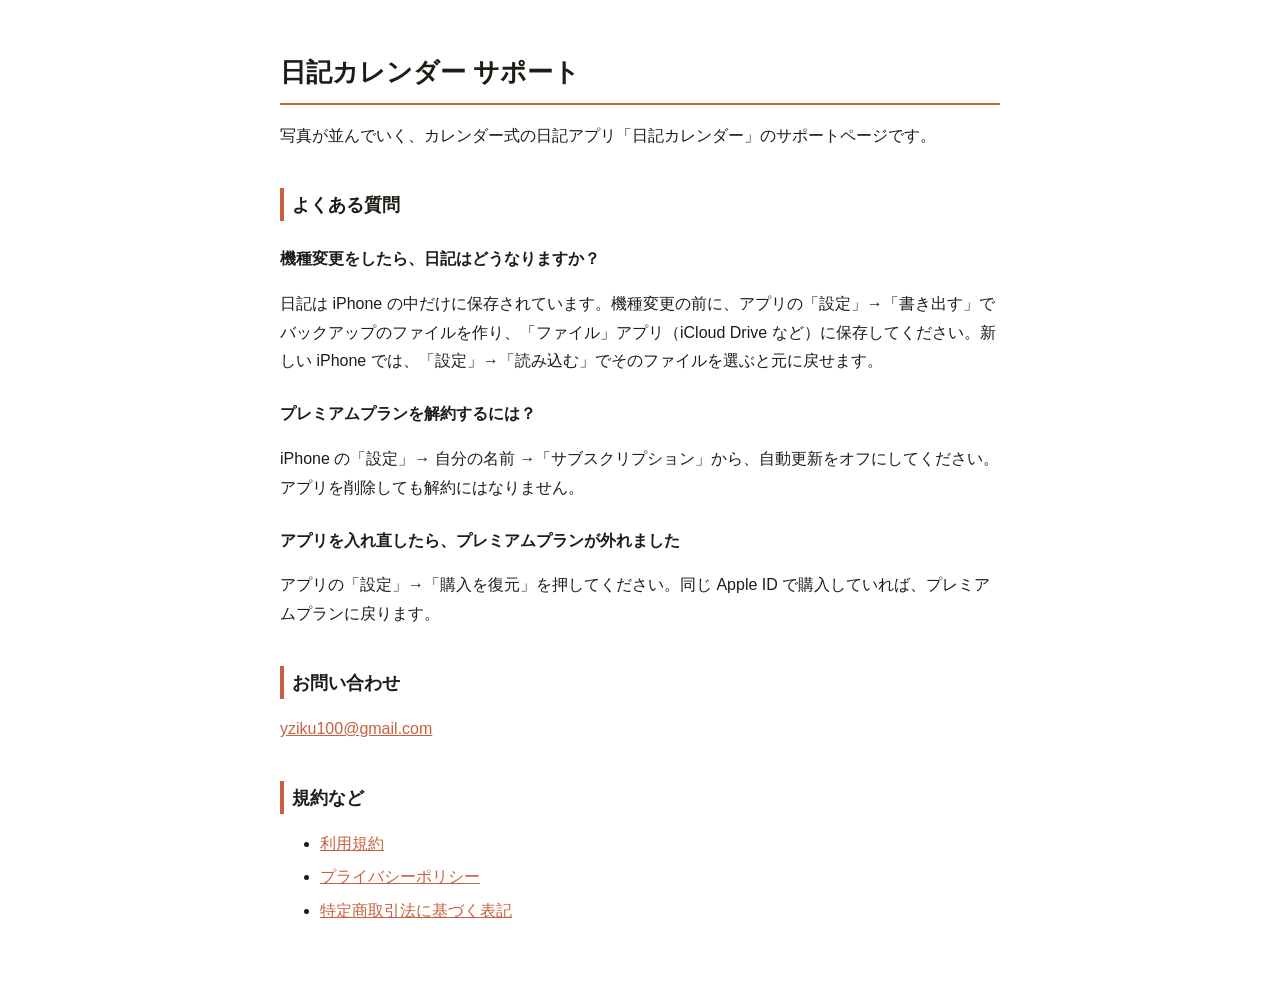
<file: index.html>
<!doctype html>
<html lang="ja">
<head>
<meta charset="utf-8">
<meta name="viewport" content="width=device-width, initial-scale=1">
<title>日記カレンダー サポート</title>
<link rel="stylesheet" href="style.css">
</head>
<body>
<main>
<h1>日記カレンダー サポート</h1>
<p>写真が並んでいく、カレンダー式の日記アプリ「日記カレンダー」のサポートページです。</p>

<h2>よくある質問</h2>
<h3>機種変更をしたら、日記はどうなりますか？</h3>
<p>日記は iPhone の中だけに保存されています。機種変更の前に、アプリの「設定」→「書き出す」でバックアップのファイルを作り、「ファイル」アプリ（iCloud Drive など）に保存してください。新しい iPhone では、「設定」→「読み込む」でそのファイルを選ぶと元に戻せます。</p>
<h3>プレミアムプランを解約するには？</h3>
<p>iPhone の「設定」→ 自分の名前 →「サブスクリプション」から、自動更新をオフにしてください。アプリを削除しても解約にはなりません。</p>
<h3>アプリを入れ直したら、プレミアムプランが外れました</h3>
<p>アプリの「設定」→「購入を復元」を押してください。同じ Apple ID で購入していれば、プレミアムプランに戻ります。</p>

<h2>お問い合わせ</h2>
<p><a href="mailto:yziku100@gmail.com">yziku100@gmail.com</a></p>

<h2>規約など</h2>
<ul>
<li><a href="terms.html">利用規約</a></li>
<li><a href="privacy.html">プライバシーポリシー</a></li>
<li><a href="tokushoho.html">特定商取引法に基づく表記</a></li>
</ul>
</main>
</body>
</html>
</file>
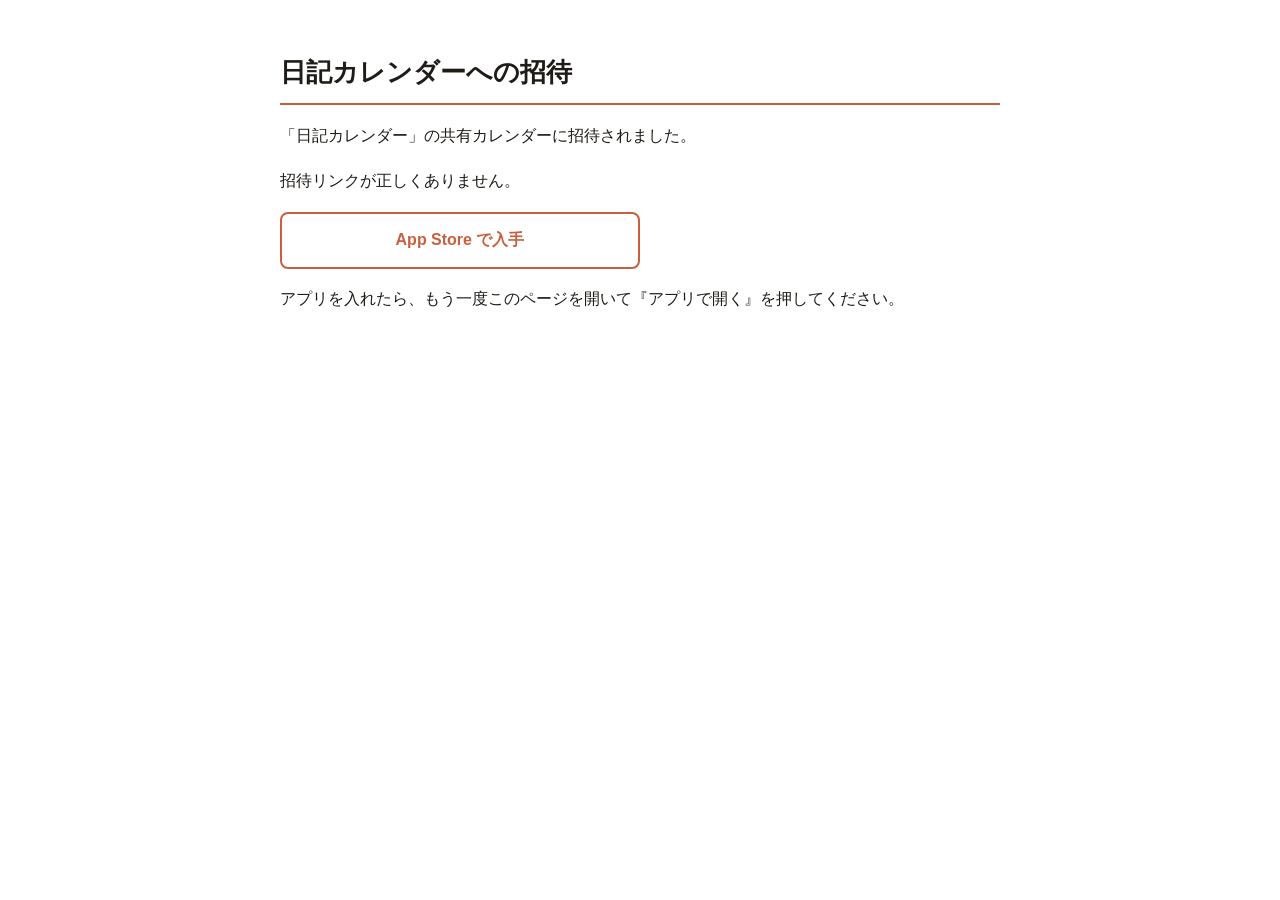
<file: invite.html>
<!doctype html>
<html lang="ja">
<head>
<meta charset="utf-8">
<meta name="viewport" content="width=device-width, initial-scale=1">
<meta name="referrer" content="no-referrer">
<meta name="robots" content="noindex">
<title>日記カレンダーへの招待</title>
<link rel="stylesheet" href="style.css">
</head>
<body>
<main>
<h1>日記カレンダーへの招待</h1>
<p>「日記カレンダー」の共有カレンダーに招待されました。</p>

<p id="error" hidden>招待リンクが正しくありません。</p>
<noscript><p>招待を開くには、JavaScript をオンにしてください。</p></noscript>

<p><a id="open" class="button" href="#" hidden>アプリで開く</a></p>
<p><a class="button button-sub" href="https://apps.apple.com/jp/app/id6823230412">App Store で入手</a></p>

<p>アプリを入れたら、もう一度このページを開いて『アプリで開く』を押してください。</p>
</main>
<script>
(function () {
  var token = location.hash.replace(/^#/, "");
  var open = document.getElementById("open");
  if (/^[A-Za-z0-9_-]{16,64}$/.test(token)) {
    open.href = "calendardiary://invite/" + token;
    open.hidden = false;
  } else {
    document.getElementById("error").hidden = false;
  }
})();
</script>
</body>
</html>
</file>
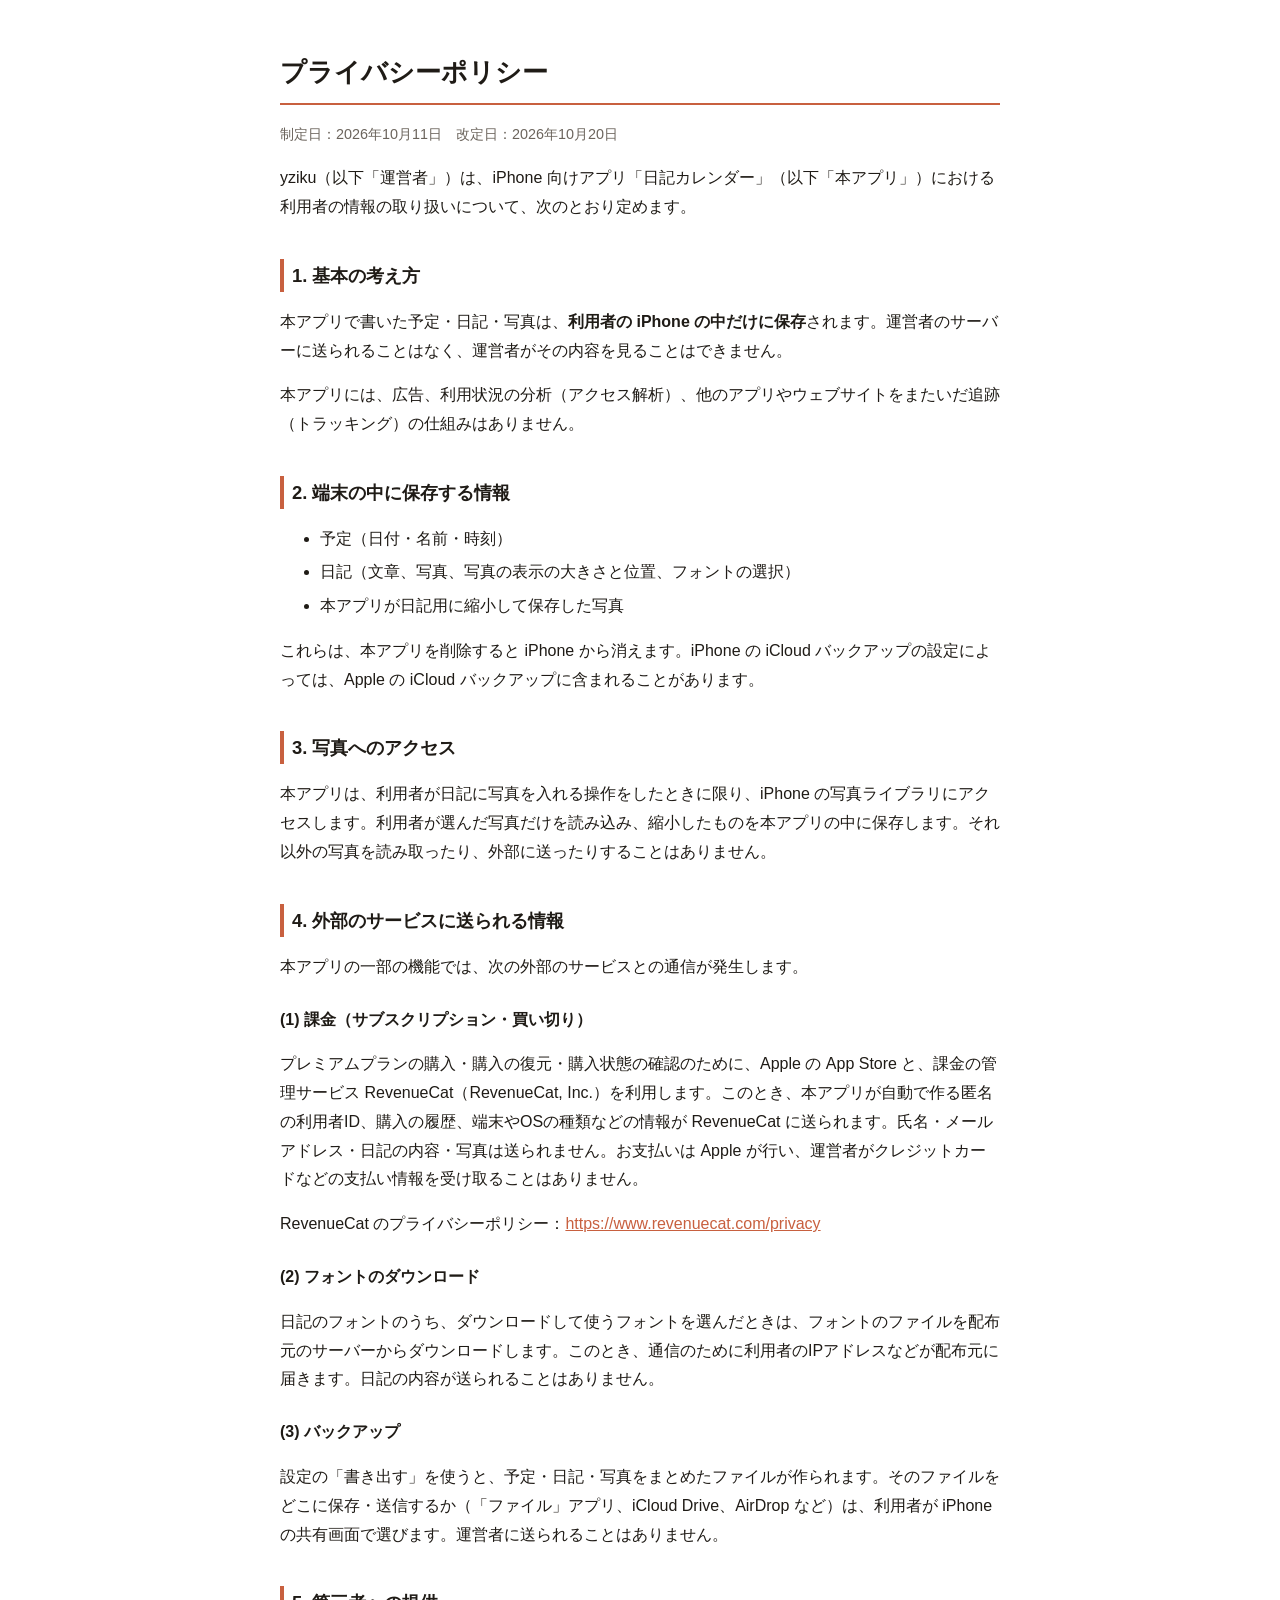
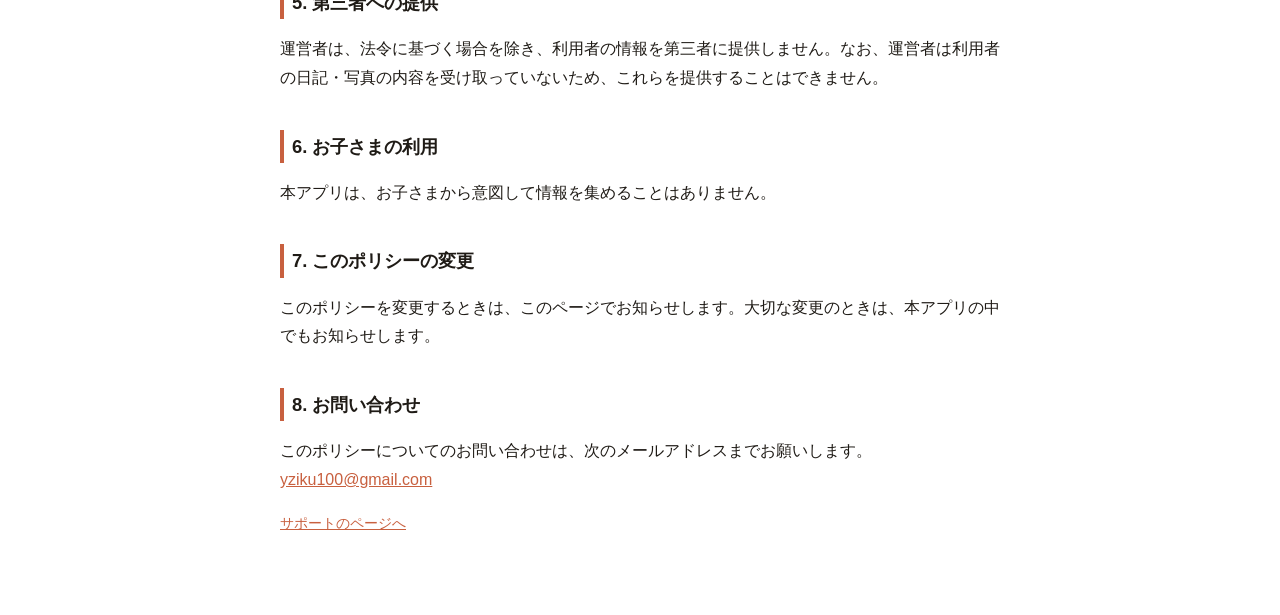
<file: privacy.html>
<!doctype html>
<html lang="ja">
<head>
<meta charset="utf-8">
<meta name="viewport" content="width=device-width, initial-scale=1">
<title>プライバシーポリシー | 日記カレンダー</title>
<link rel="stylesheet" href="style.css">
</head>
<body>
<main>
<h1>プライバシーポリシー</h1>
<p class="meta">制定日：2026年10月11日　改定日：2026年10月20日</p>

<p>yziku（以下「運営者」）は、iPhone 向けアプリ「日記カレンダー」（以下「本アプリ」）における利用者の情報の取り扱いについて、次のとおり定めます。</p>

<h2>1. 基本の考え方</h2>
<p>本アプリで書いた予定・日記・写真は、<strong>利用者の iPhone の中だけに保存</strong>されます。運営者のサーバーに送られることはなく、運営者がその内容を見ることはできません。</p>
<p>本アプリには、広告、利用状況の分析（アクセス解析）、他のアプリやウェブサイトをまたいだ追跡（トラッキング）の仕組みはありません。</p>

<h2>2. 端末の中に保存する情報</h2>
<ul>
<li>予定（日付・名前・時刻）</li>
<li>日記（文章、写真、写真の表示の大きさと位置、フォントの選択）</li>
<li>本アプリが日記用に縮小して保存した写真</li>
</ul>
<p>これらは、本アプリを削除すると iPhone から消えます。iPhone の iCloud バックアップの設定によっては、Apple の iCloud バックアップに含まれることがあります。</p>

<h2>3. 写真へのアクセス</h2>
<p>本アプリは、利用者が日記に写真を入れる操作をしたときに限り、iPhone の写真ライブラリにアクセスします。利用者が選んだ写真だけを読み込み、縮小したものを本アプリの中に保存します。それ以外の写真を読み取ったり、外部に送ったりすることはありません。</p>

<h2>4. 外部のサービスに送られる情報</h2>
<p>本アプリの一部の機能では、次の外部のサービスとの通信が発生します。</p>
<h3>(1) 課金（サブスクリプション・買い切り）</h3>
<p>プレミアムプランの購入・購入の復元・購入状態の確認のために、Apple の App Store と、課金の管理サービス RevenueCat（RevenueCat, Inc.）を利用します。このとき、本アプリが自動で作る匿名の利用者ID、購入の履歴、端末やOSの種類などの情報が RevenueCat に送られます。氏名・メールアドレス・日記の内容・写真は送られません。お支払いは Apple が行い、運営者がクレジットカードなどの支払い情報を受け取ることはありません。</p>
<p>RevenueCat のプライバシーポリシー：<a href="https://www.revenuecat.com/privacy">https://www.revenuecat.com/privacy</a></p>
<h3>(2) フォントのダウンロード</h3>
<p>日記のフォントのうち、ダウンロードして使うフォントを選んだときは、フォントのファイルを配布元のサーバーからダウンロードします。このとき、通信のために利用者のIPアドレスなどが配布元に届きます。日記の内容が送られることはありません。</p>
<h3>(3) バックアップ</h3>
<p>設定の「書き出す」を使うと、予定・日記・写真をまとめたファイルが作られます。そのファイルをどこに保存・送信するか（「ファイル」アプリ、iCloud Drive、AirDrop など）は、利用者が iPhone の共有画面で選びます。運営者に送られることはありません。</p>

<h2>5. 第三者への提供</h2>
<p>運営者は、法令に基づく場合を除き、利用者の情報を第三者に提供しません。なお、運営者は利用者の日記・写真の内容を受け取っていないため、これらを提供することはできません。</p>

<h2>6. お子さまの利用</h2>
<p>本アプリは、お子さまから意図して情報を集めることはありません。</p>

<h2>7. このポリシーの変更</h2>
<p>このポリシーを変更するときは、このページでお知らせします。大切な変更のときは、本アプリの中でもお知らせします。</p>

<h2>8. お問い合わせ</h2>
<p>このポリシーについてのお問い合わせは、次のメールアドレスまでお願いします。<br><a href="mailto:yziku100@gmail.com">yziku100@gmail.com</a></p>

<p class="back"><a href="index.html">サポートのページへ</a></p>
</main>
</body>
</html>
</file>
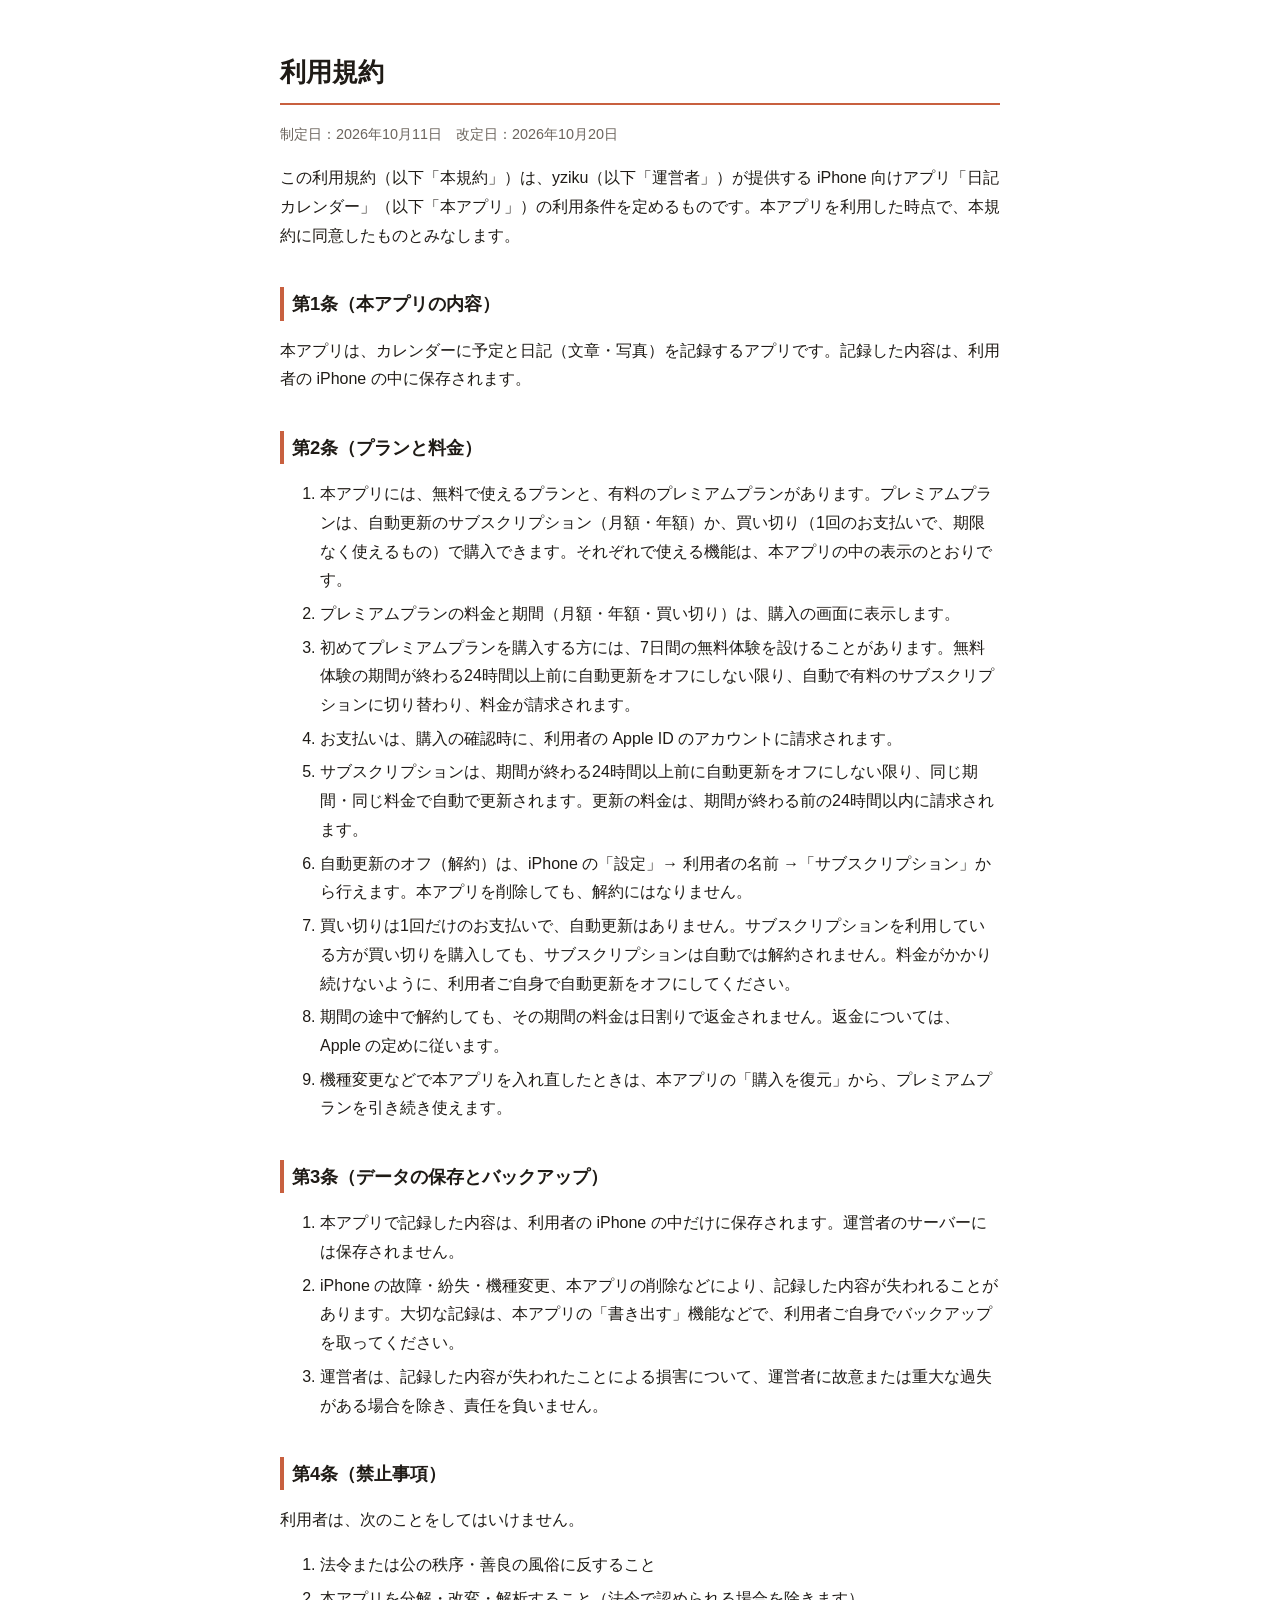
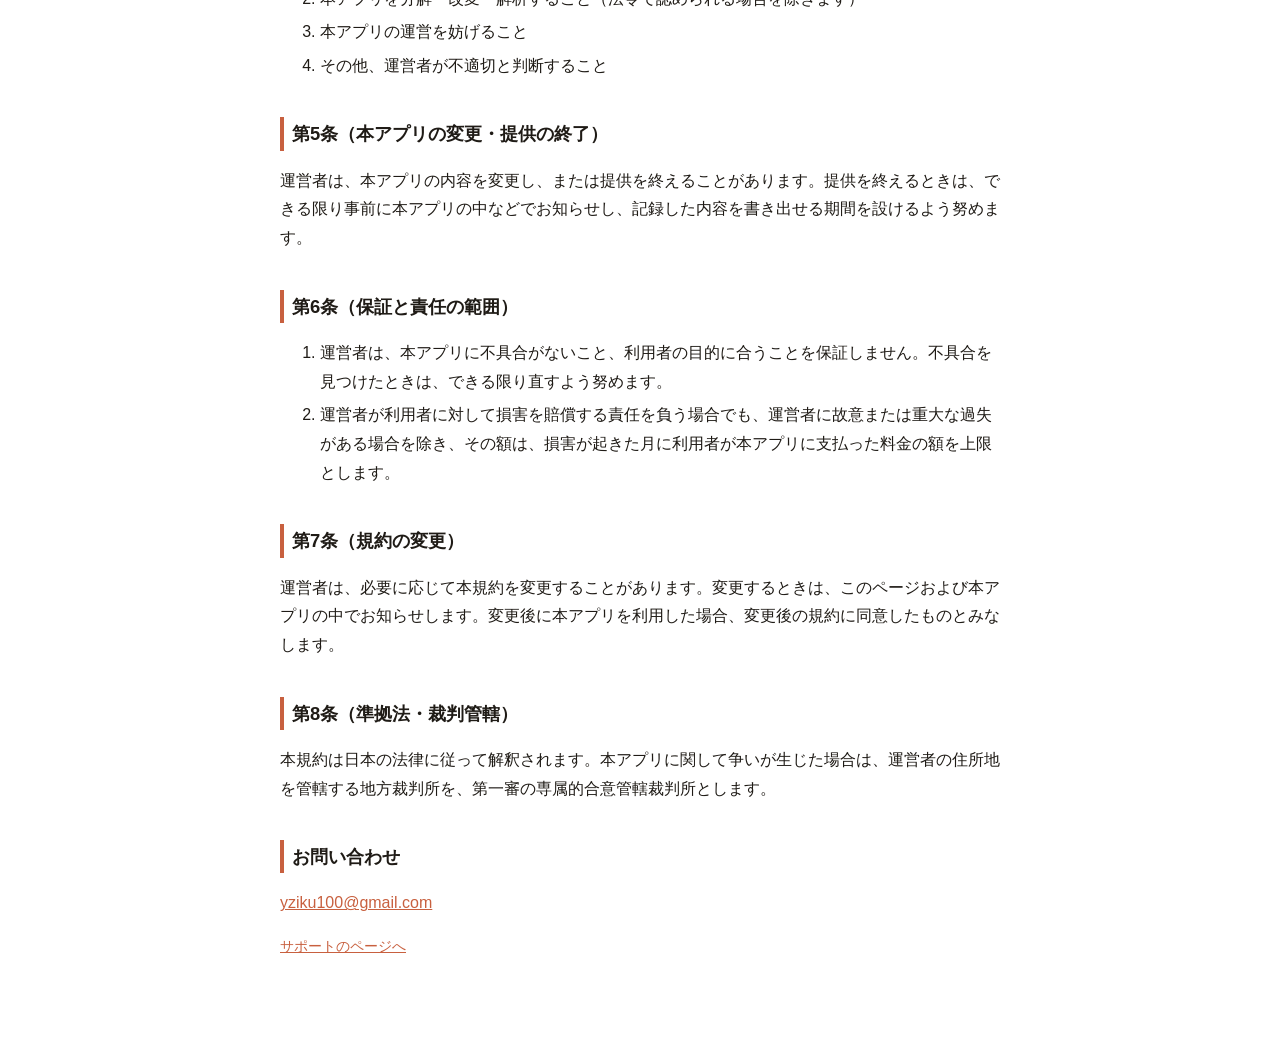
<file: terms.html>
<!doctype html>
<html lang="ja">
<head>
<meta charset="utf-8">
<meta name="viewport" content="width=device-width, initial-scale=1">
<title>利用規約 | 日記カレンダー</title>
<link rel="stylesheet" href="style.css">
</head>
<body>
<main>
<h1>利用規約</h1>
<p class="meta">制定日：2026年10月11日　改定日：2026年10月20日</p>

<p>この利用規約（以下「本規約」）は、yziku（以下「運営者」）が提供する iPhone 向けアプリ「日記カレンダー」（以下「本アプリ」）の利用条件を定めるものです。本アプリを利用した時点で、本規約に同意したものとみなします。</p>

<h2>第1条（本アプリの内容）</h2>
<p>本アプリは、カレンダーに予定と日記（文章・写真）を記録するアプリです。記録した内容は、利用者の iPhone の中に保存されます。</p>

<h2>第2条（プランと料金）</h2>
<ol>
<li>本アプリには、無料で使えるプランと、有料のプレミアムプランがあります。プレミアムプランは、自動更新のサブスクリプション（月額・年額）か、買い切り（1回のお支払いで、期限なく使えるもの）で購入できます。それぞれで使える機能は、本アプリの中の表示のとおりです。</li>
<li>プレミアムプランの料金と期間（月額・年額・買い切り）は、購入の画面に表示します。</li>
<li>初めてプレミアムプランを購入する方には、7日間の無料体験を設けることがあります。無料体験の期間が終わる24時間以上前に自動更新をオフにしない限り、自動で有料のサブスクリプションに切り替わり、料金が請求されます。</li>
<li>お支払いは、購入の確認時に、利用者の Apple ID のアカウントに請求されます。</li>
<li>サブスクリプションは、期間が終わる24時間以上前に自動更新をオフにしない限り、同じ期間・同じ料金で自動で更新されます。更新の料金は、期間が終わる前の24時間以内に請求されます。</li>
<li>自動更新のオフ（解約）は、iPhone の「設定」→ 利用者の名前 →「サブスクリプション」から行えます。本アプリを削除しても、解約にはなりません。</li>
<li>買い切りは1回だけのお支払いで、自動更新はありません。サブスクリプションを利用している方が買い切りを購入しても、サブスクリプションは自動では解約されません。料金がかかり続けないように、利用者ご自身で自動更新をオフにしてください。</li>
<li>期間の途中で解約しても、その期間の料金は日割りで返金されません。返金については、Apple の定めに従います。</li>
<li>機種変更などで本アプリを入れ直したときは、本アプリの「購入を復元」から、プレミアムプランを引き続き使えます。</li>
</ol>

<h2>第3条（データの保存とバックアップ）</h2>
<ol>
<li>本アプリで記録した内容は、利用者の iPhone の中だけに保存されます。運営者のサーバーには保存されません。</li>
<li>iPhone の故障・紛失・機種変更、本アプリの削除などにより、記録した内容が失われることがあります。大切な記録は、本アプリの「書き出す」機能などで、利用者ご自身でバックアップを取ってください。</li>
<li>運営者は、記録した内容が失われたことによる損害について、運営者に故意または重大な過失がある場合を除き、責任を負いません。</li>
</ol>

<h2>第4条（禁止事項）</h2>
<p>利用者は、次のことをしてはいけません。</p>
<ol>
<li>法令または公の秩序・善良の風俗に反すること</li>
<li>本アプリを分解・改変・解析すること（法令で認められる場合を除きます）</li>
<li>本アプリの運営を妨げること</li>
<li>その他、運営者が不適切と判断すること</li>
</ol>

<h2>第5条（本アプリの変更・提供の終了）</h2>
<p>運営者は、本アプリの内容を変更し、または提供を終えることがあります。提供を終えるときは、できる限り事前に本アプリの中などでお知らせし、記録した内容を書き出せる期間を設けるよう努めます。</p>

<h2>第6条（保証と責任の範囲）</h2>
<ol>
<li>運営者は、本アプリに不具合がないこと、利用者の目的に合うことを保証しません。不具合を見つけたときは、できる限り直すよう努めます。</li>
<li>運営者が利用者に対して損害を賠償する責任を負う場合でも、運営者に故意または重大な過失がある場合を除き、その額は、損害が起きた月に利用者が本アプリに支払った料金の額を上限とします。</li>
</ol>

<h2>第7条（規約の変更）</h2>
<p>運営者は、必要に応じて本規約を変更することがあります。変更するときは、このページおよび本アプリの中でお知らせします。変更後に本アプリを利用した場合、変更後の規約に同意したものとみなします。</p>

<h2>第8条（準拠法・裁判管轄）</h2>
<p>本規約は日本の法律に従って解釈されます。本アプリに関して争いが生じた場合は、運営者の住所地を管轄する地方裁判所を、第一審の専属的合意管轄裁判所とします。</p>

<h2>お問い合わせ</h2>
<p><a href="mailto:yziku100@gmail.com">yziku100@gmail.com</a></p>

<p class="back"><a href="index.html">サポートのページへ</a></p>
</main>
</body>
</html>
</file>
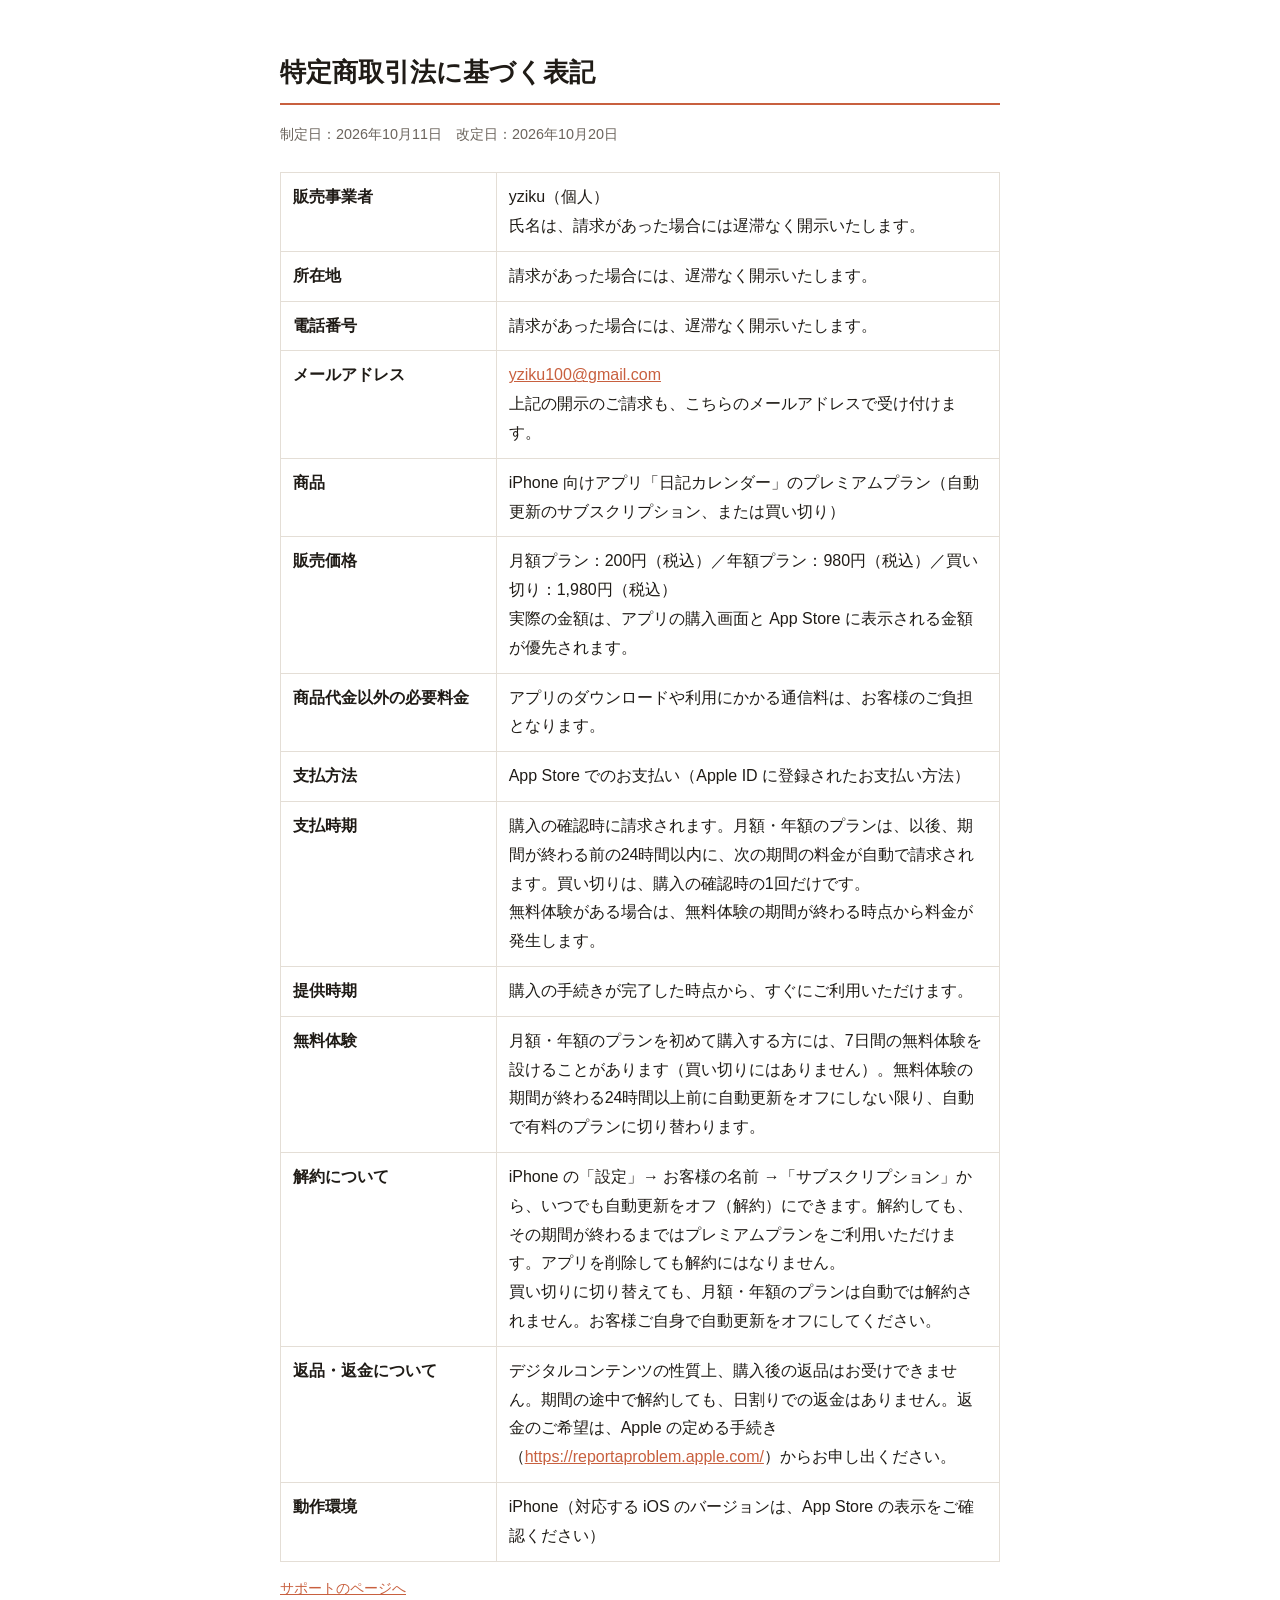
<file: tokushoho.html>
<!doctype html>
<html lang="ja">
<head>
<meta charset="utf-8">
<meta name="viewport" content="width=device-width, initial-scale=1">
<title>特定商取引法に基づく表記 | 日記カレンダー</title>
<link rel="stylesheet" href="style.css">
</head>
<body>
<main>
<h1>特定商取引法に基づく表記</h1>
<p class="meta">制定日：2026年10月11日　改定日：2026年10月20日</p>

<table>
<tr><th>販売事業者</th><td>yziku（個人）<br>氏名は、請求があった場合には遅滞なく開示いたします。</td></tr>
<tr><th>所在地</th><td>請求があった場合には、遅滞なく開示いたします。</td></tr>
<tr><th>電話番号</th><td>請求があった場合には、遅滞なく開示いたします。</td></tr>
<tr><th>メールアドレス</th><td><a href="mailto:yziku100@gmail.com">yziku100@gmail.com</a><br>上記の開示のご請求も、こちらのメールアドレスで受け付けます。</td></tr>
<tr><th>商品</th><td>iPhone 向けアプリ「日記カレンダー」のプレミアムプラン（自動更新のサブスクリプション、または買い切り）</td></tr>
<tr><th>販売価格</th><td>月額プラン：200円（税込）／年額プラン：980円（税込）／買い切り：1,980円（税込）<br>実際の金額は、アプリの購入画面と App Store に表示される金額が優先されます。</td></tr>
<tr><th>商品代金以外の必要料金</th><td>アプリのダウンロードや利用にかかる通信料は、お客様のご負担となります。</td></tr>
<tr><th>支払方法</th><td>App Store でのお支払い（Apple ID に登録されたお支払い方法）</td></tr>
<tr><th>支払時期</th><td>購入の確認時に請求されます。月額・年額のプランは、以後、期間が終わる前の24時間以内に、次の期間の料金が自動で請求されます。買い切りは、購入の確認時の1回だけです。<br>無料体験がある場合は、無料体験の期間が終わる時点から料金が発生します。</td></tr>
<tr><th>提供時期</th><td>購入の手続きが完了した時点から、すぐにご利用いただけます。</td></tr>
<tr><th>無料体験</th><td>月額・年額のプランを初めて購入する方には、7日間の無料体験を設けることがあります（買い切りにはありません）。無料体験の期間が終わる24時間以上前に自動更新をオフにしない限り、自動で有料のプランに切り替わります。</td></tr>
<tr><th>解約について</th><td>iPhone の「設定」→ お客様の名前 →「サブスクリプション」から、いつでも自動更新をオフ（解約）にできます。解約しても、その期間が終わるまではプレミアムプランをご利用いただけます。アプリを削除しても解約にはなりません。<br>買い切りに切り替えても、月額・年額のプランは自動では解約されません。お客様ご自身で自動更新をオフにしてください。</td></tr>
<tr><th>返品・返金について</th><td>デジタルコンテンツの性質上、購入後の返品はお受けできません。期間の途中で解約しても、日割りでの返金はありません。返金のご希望は、Apple の定める手続き（<a href="https://reportaproblem.apple.com/">https://reportaproblem.apple.com/</a>）からお申し出ください。</td></tr>
<tr><th>動作環境</th><td>iPhone（対応する iOS のバージョンは、App Store の表示をご確認ください）</td></tr>
</table>

<p class="back"><a href="index.html">サポートのページへ</a></p>
</main>
</body>
</html>
</file>
<file: style.css>
:root {
  --text: #1f1b16;
  --sub: #6b645c;
  --accent: #c8603f;
  --bg: #ffffff;
  --line: #e4ded6;
}
@media (prefers-color-scheme: dark) {
  :root {
    --text: #f5f1ec;
    --sub: #aba399;
    --accent: #f08a6e;
    --bg: #121110;
    --line: #34302c;
  }
}
body {
  margin: 0;
  background: var(--bg);
  color: var(--text);
  font-family: -apple-system, "Hiragino Sans", "Hiragino Kaku Gothic ProN", "Noto Sans JP", sans-serif;
  line-height: 1.8;
}
main {
  max-width: 720px;
  margin: 0 auto;
  padding: 32px 16px 64px;
}
h1 {
  font-size: 1.6rem;
  border-bottom: 2px solid var(--accent);
  padding-bottom: 8px;
}
h2 {
  font-size: 1.15rem;
  margin-top: 2em;
  border-left: 4px solid var(--accent);
  padding-left: 8px;
}
h3 {
  font-size: 1rem;
  margin-top: 1.5em;
}
a {
  color: var(--accent);
}
.meta,
.back {
  color: var(--sub);
  font-size: 0.9rem;
}
li {
  margin: 0.3em 0;
}
table {
  width: 100%;
  border-collapse: collapse;
  margin-top: 1.5em;
}
th,
td {
  border: 1px solid var(--line);
  padding: 10px 12px;
  text-align: left;
  vertical-align: top;
}
th {
  width: 30%;
  font-weight: 700;
  white-space: nowrap;
}
@media (max-width: 560px) {
  th,
  td {
    display: block;
    width: auto;
    white-space: normal;
  }
  th {
    border-bottom: none;
    padding-bottom: 2px;
  }
}
[hidden] {
  display: none !important;
}
.button {
  display: block;
  max-width: 360px;
  box-sizing: border-box;
  padding: 12px 16px;
  border-radius: 8px;
  background: var(--accent);
  color: #ffffff;
  text-align: center;
  font-weight: 700;
  text-decoration: none;
}
.button-sub {
  background: transparent;
  color: var(--accent);
  border: 2px solid var(--accent);
}
</file>
